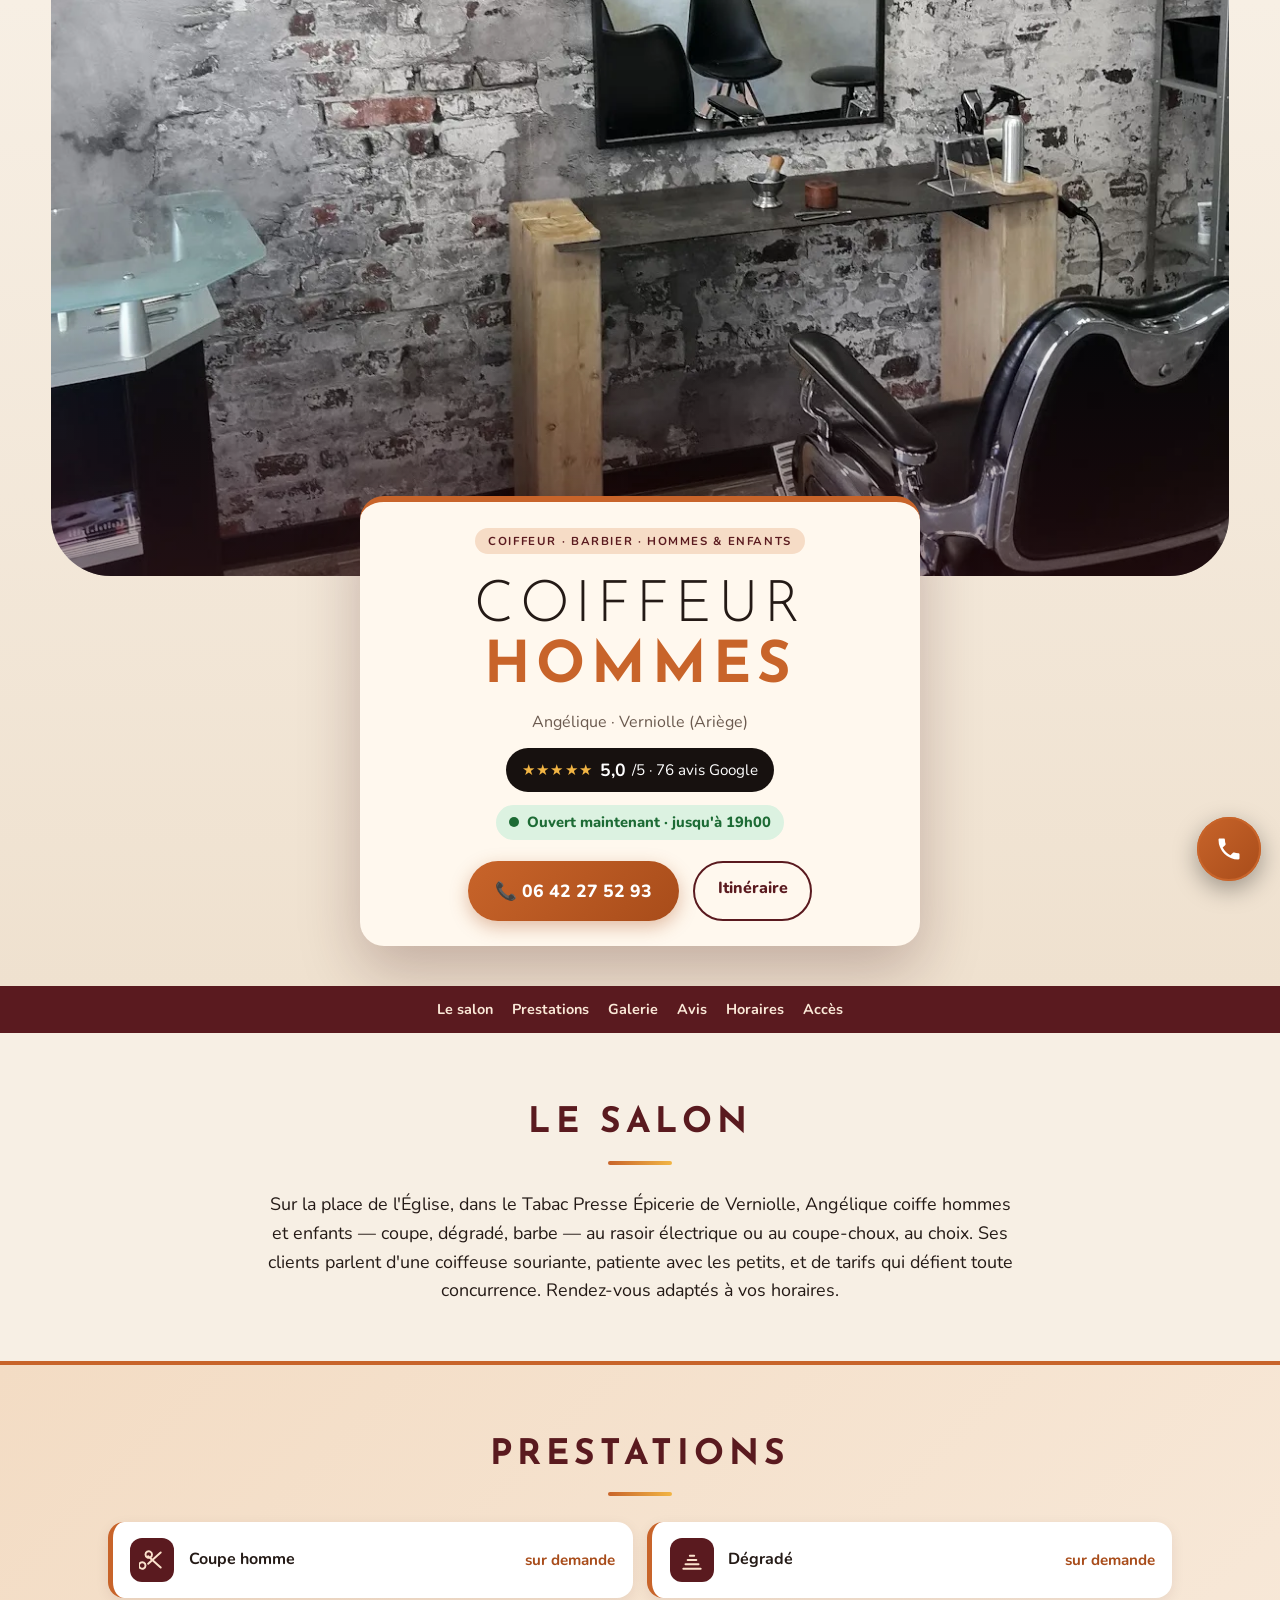
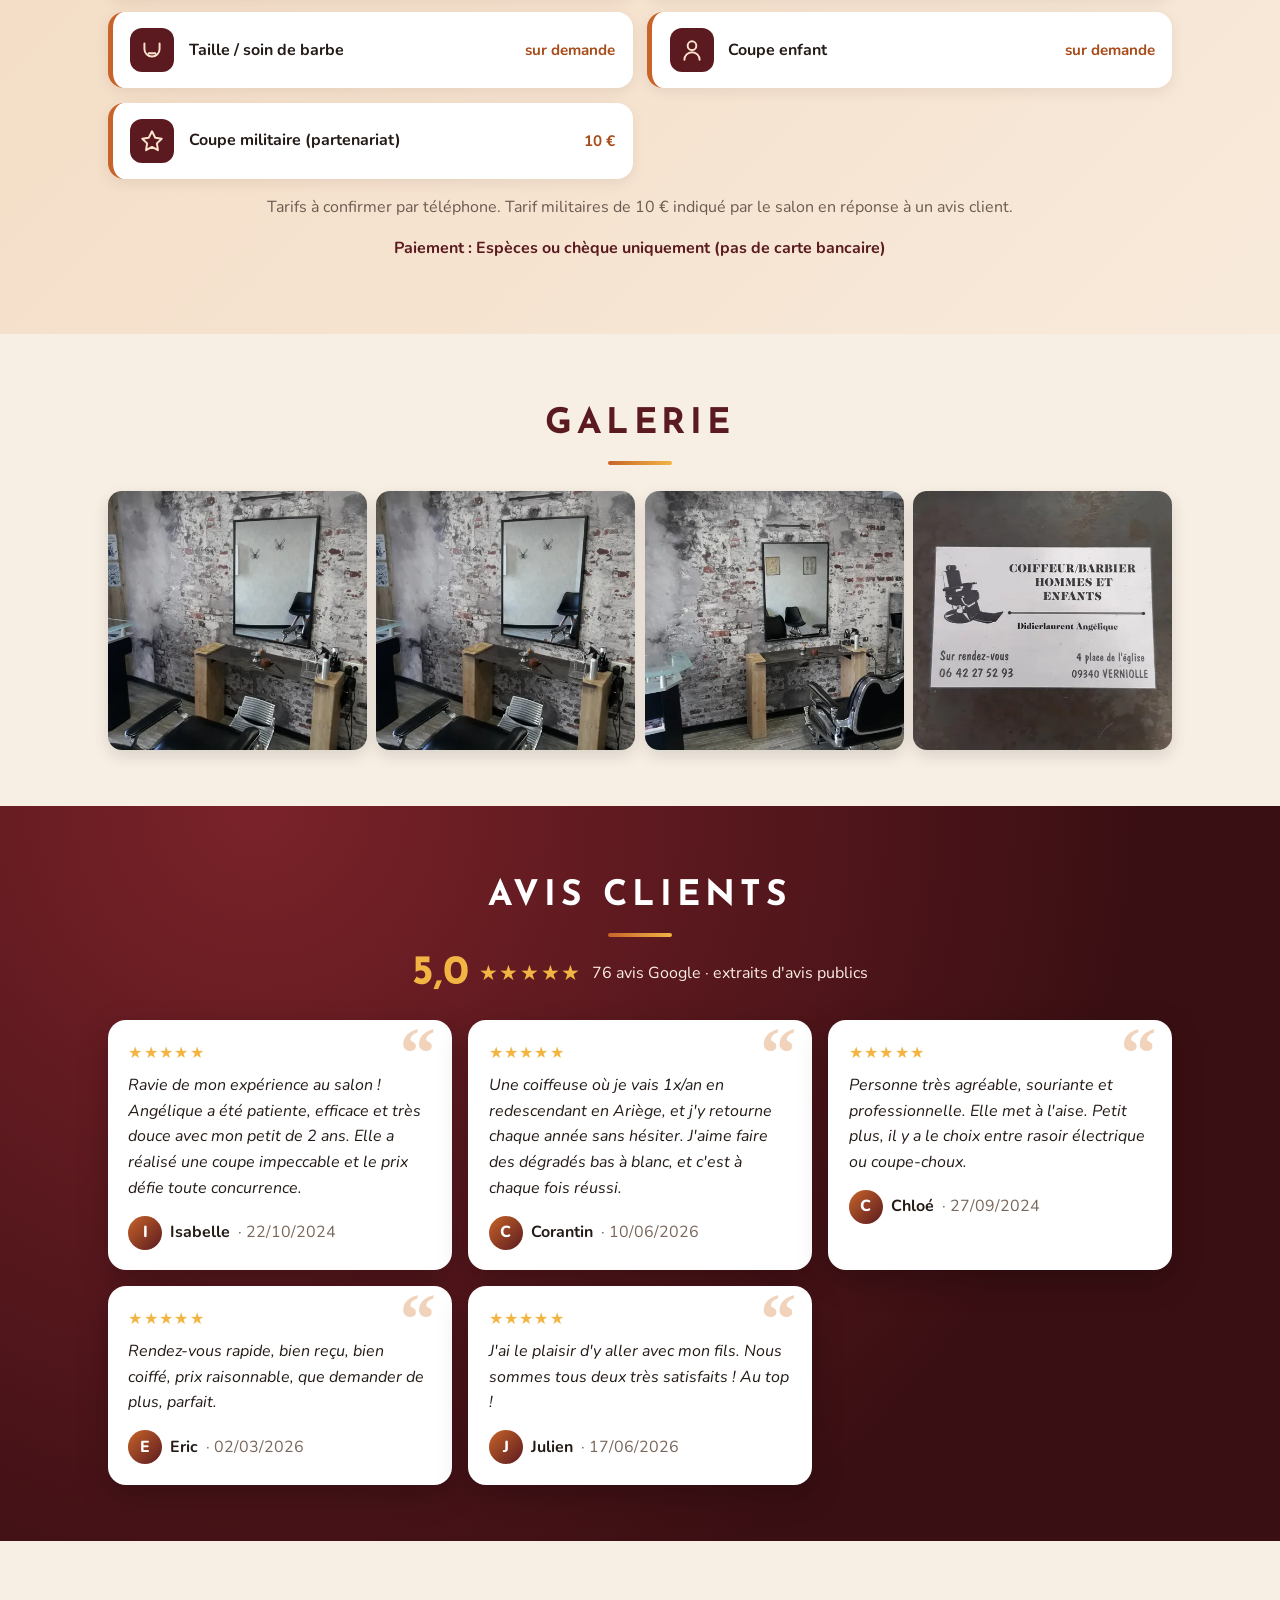
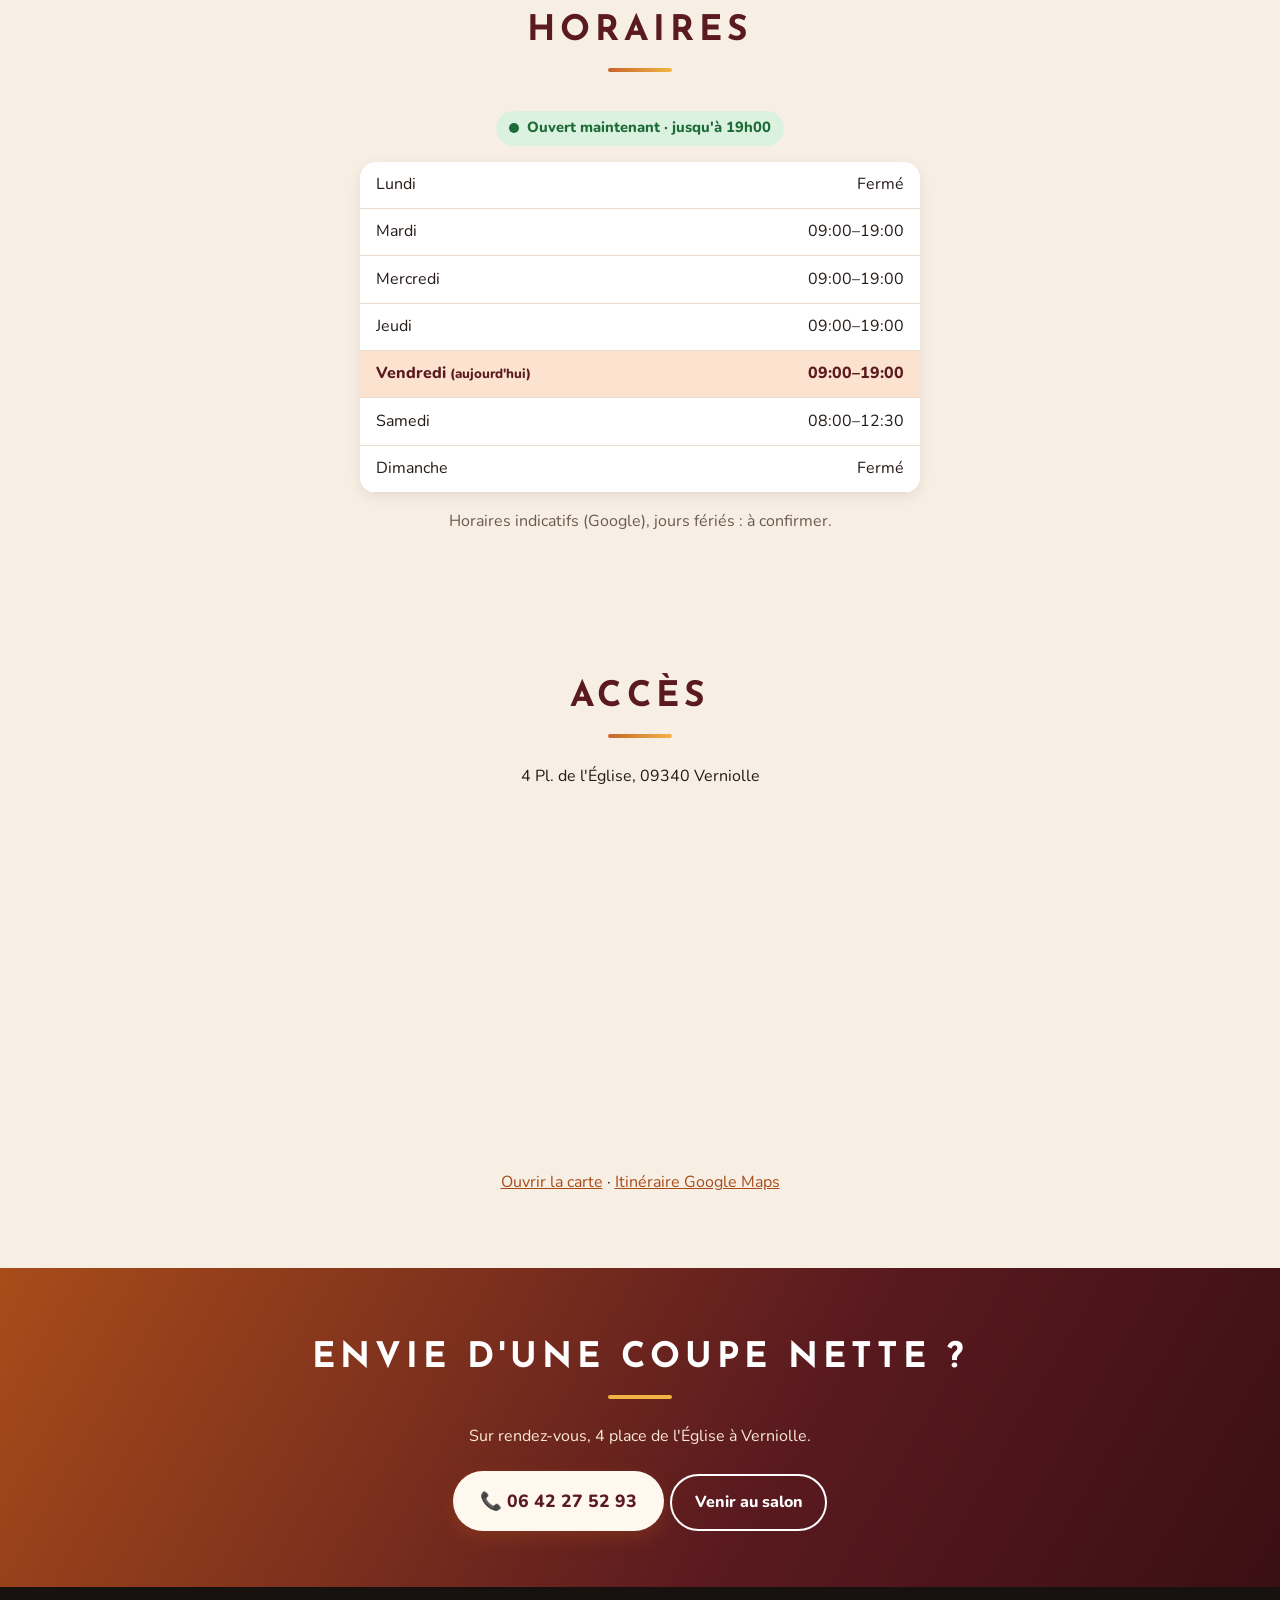
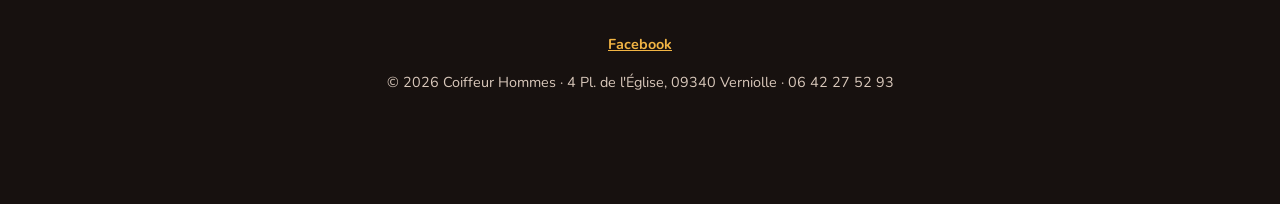
<file: index.html>
<!doctype html><html lang="fr"><head><meta charset="utf-8"><meta name="viewport" content="width=device-width,initial-scale=1"><meta name="theme-color" content="#5a1a1f">
<title>Coiffeur Hommes – Verniolle</title><meta name="description" content="Coiffeur Hommes, Angélique · Verniolle (Ariège). 4 Pl. de l'Église, 09340 Verniolle. Tél. 06 42 27 52 93.">
<link rel="preconnect" href="https://fonts.googleapis.com"><link href="https://fonts.googleapis.com/css2?family=Josefin+Sans:wght@300;600;700&family=Nunito:wght@400;700;800&display=swap" rel="stylesheet">
<link rel="stylesheet" href="assets/style.css?v=viv1"></head><body>
<header class="hero" id="top"><div class="bgimg"></div><div class="inner"><span class="kicker">Coiffeur · Barbier · Hommes &amp; enfants</span><h1 id="h-name"></h1><p class="tag" id="h-tag"></p>
<a class="badge" id="h-rating" href="#reviews"></a><p class="open" id="h-open" hidden></p>
<div class="ctas"><a class="btn big" id="h-call" href="#">Appeler</a><a class="btn ghost" id="h-dir" href="#" target="_blank" rel="noopener">Itinéraire</a><a class="btn ghost" id="h-book" href="#" target="_blank" rel="noopener">Réserver en ligne</a></div></div></header>
<nav aria-label="Sections"><a href="#about">Le salon</a><a href="#services">Prestations</a><a href="#gallery">Galerie</a><a href="#reviews">Avis</a><a href="#hours">Horaires</a><a href="#map">Accès</a></nav>
<section id="about" class="rv"><h2>Le salon</h2><p id="about-t" class="lead"></p></section>
<div class="band"><section id="services" class="rv"><h2>Prestations</h2><div class="services" id="svc"></div><p class="mut" id="svc-note"></p><p class="pay" id="pay"></p></section></div>
<section id="gallery" class="rv"><h2>Galerie</h2><div class="gallery" id="gal"></div></section>
<div class="band dark"><section id="reviews" class="rv"><h2>Avis clients</h2><p class="sum" id="rev-sum"></p><div class="revs" id="revs"></div></section></div>
<section id="hours" class="rv"><h2>Horaires</h2><p class="open" id="o-open" hidden></p><table id="hrs"></table><p class="mut">Horaires indicatifs (Google), jours fériés : à confirmer.</p></section>
<section id="map" class="rv"><h2>Accès</h2><p id="addr"></p><iframe loading="lazy" id="osm" title="Carte"></iframe><p><a id="osml" target="_blank" rel="noopener">Ouvrir la carte</a> · <a id="gmaps" target="_blank" rel="noopener">Itinéraire Google Maps</a></p></section>
<div class="cta-band"><div class="rv"><h2>Envie d'une coupe nette&nbsp;?</h2><p>Sur rendez-vous, 4 place de l'Église à Verniolle.</p><a class="btn big light" id="c-call" href="#">Appeler</a><a class="btn ghost" id="c-dir" href="#" target="_blank" rel="noopener">Venir au salon</a></div></div>
<footer><p class="soc" id="soc"></p><p id="foot"></p></footer>
<a class="callfab" id="fab" href="#" aria-label="Appeler le salon"><svg viewBox="0 0 24 24" aria-hidden="true"><path d="M6.6 10.8a15 15 0 006.6 6.6l2.2-2.2c.3-.3.7-.4 1-.2 1.1.4 2.3.6 3.6.6.6 0 1 .4 1 1V20c0 .6-.4 1-1 1A17 17 0 013 4c0-.6.4-1 1-1h3.5c.6 0 1 .4 1 1 0 1.3.2 2.5.6 3.6.1.3 0 .7-.2 1z"/></svg></a>
<a class="callbar" id="bar" href="#"><svg viewBox="0 0 24 24" aria-hidden="true"><path d="M6.6 10.8a15 15 0 006.6 6.6l2.2-2.2c.3-.3.7-.4 1-.2 1.1.4 2.3.6 3.6.6.6 0 1 .4 1 1V20c0 .6-.4 1-1 1A17 17 0 013 4c0-.6.4-1 1-1h3.5c.6 0 1 .4 1 1 0 1.3.2 2.5.6 3.6.1.3 0 .7-.2 1z"/></svg><span id="bar-t">Appeler</span></a>
<div id="lb" role="dialog" aria-label="Photo agrandie"><button class="x" aria-label="Fermer">×</button><button class="p" aria-label="Précédente">‹</button><img alt=""><button class="n" aria-label="Suivante">›</button></div>
<script src="assets/app.js?v=viv1"></script></body></html>
</file>
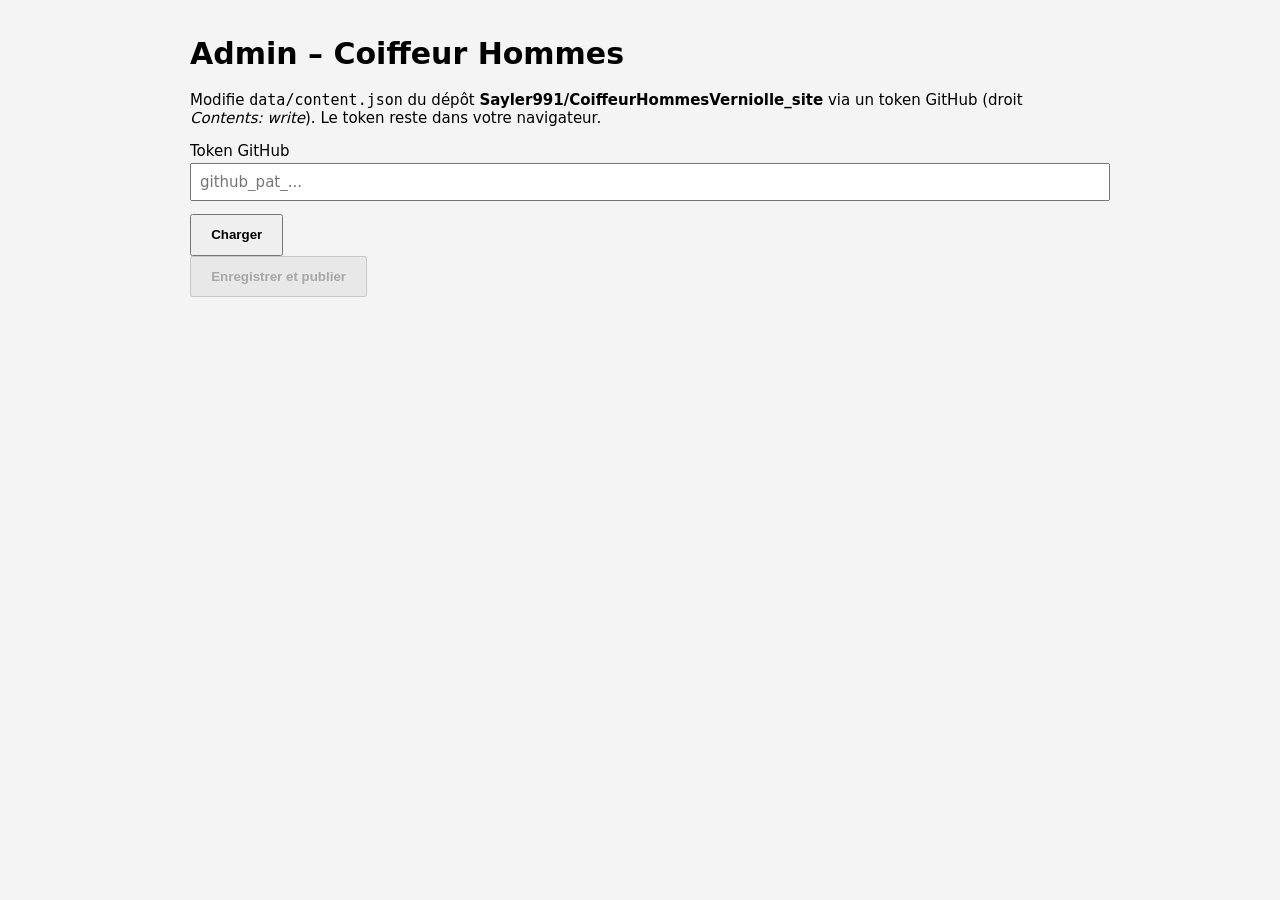
<file: admin/index.html>
<!doctype html><html lang="fr"><head><meta charset="utf-8"><meta name="viewport" content="width=device-width,initial-scale=1"><title>Admin – Coiffeur Hommes</title><meta name="robots" content="noindex">
<style>body{font:15px system-ui;max-width:900px;margin:auto;padding:1rem;background:#f4f4f4}input,textarea{width:100%;padding:.5rem;font:inherit;margin:.2rem 0 .8rem}textarea{min-height:60px}fieldset{background:#fff;border:1px solid #ddd;margin:.6rem 0}button{padding:.7rem 1.2rem;font-weight:700;cursor:pointer}#st{font-weight:700}</style></head><body>
<h1>Admin – Coiffeur Hommes</h1><p>Modifie <code>data/content.json</code> du dépôt <b>Sayler991/CoiffeurHommesVerniolle_site</b> via un token GitHub (droit <i>Contents: write</i>). Le token reste dans votre navigateur.</p>
<label>Token GitHub<input id="tk" type="password" placeholder="github_pat_..."></label><button id="ld">Charger</button>
<div id="f"></div><button id="sv" disabled>Enregistrer et publier</button> <span id="st"></span>
<script>const O='Sayler991',R='CoiffeurHommesVerniolle_site',P='data/content.json',A=`https://api.github.com/repos/${O}/${R}/contents/${P}`;let sha,data;
tk.value=localStorage.ghtk||'';const H=()=>({Authorization:'token '+tk.value,Accept:'application/vnd.github+json'});
const b64d=s=>decodeURIComponent(escape(atob(s.replace(/\n/g,'')))),b64e=s=>btoa(unescape(encodeURIComponent(s)));
function field(path,v){if(Array.isArray(v)||typeof v=='object'&&v)return `<fieldset><legend>${path}</legend>`+Object.keys(v).map(k=>field(path+'.'+k,v[k])).join('')+(Array.isArray(v)?`<button type=button onclick="addItem('${path}')">+ ajouter</button> <button type=button onclick="delItem('${path}')">− retirer dernier</button>`:'')+'</fieldset>';
 const t=String(v);return `<label>${path}<textarea data-p="${path}">${t.replace(/</g,'&lt;')}</textarea></label>`}
function render(){f.innerHTML=field('data',data);sv.disabled=false}
function get(p){return p.split('.').slice(1).reduce((o,k)=>o[k],data)}
function collect(){document.querySelectorAll('[data-p]').forEach(t=>{const ks=t.dataset.p.split('.').slice(1),last=ks.pop(),o=ks.reduce((o,k)=>o[k],data);o[last]=typeof o[last]=='number'?+t.value:t.value})}
function addItem(p){collect();const a=get(p);a.push(JSON.parse(JSON.stringify(a[a.length-1]||'')));render()}function delItem(p){collect();get(p).pop();render()}
ld.onclick=async()=>{localStorage.ghtk=tk.value;st.textContent='Chargement…';const r=await fetch(A+'?t='+Date.now(),{headers:H()});if(!r.ok){st.textContent='Erreur '+r.status;return}const j=await r.json();sha=j.sha;data=JSON.parse(b64d(j.content));render();st.textContent='Chargé'};
sv.onclick=async()=>{collect();st.textContent='Publication…';const r=await fetch(A,{method:'PUT',headers:H(),body:JSON.stringify({message:'Mise à jour du contenu via admin',content:b64e(JSON.stringify(data,null,1)),sha})});const j=await r.json();if(r.ok){sha=j.content.sha;st.textContent='✔ Publié (en ligne sous 1–2 min)'}else st.textContent='Erreur : '+(j.message||r.status)};
</script></body></html>
</file>
<file: assets/style.css>
:root{--fh:'Josefin Sans',sans-serif;--fb:'Nunito',sans-serif;--bg:#f7efe4;--bg2:#efe1cf;--fg:#241a16;--mut:#6b5a4f;--acc:#c8642a;--acc-d:#a84c1a;--bord:#5a1a1f;--bord2:#3a0f13;--cream:#fff8ee;--ink:#17110f;--card:#fff;--gold:#f2b544}
*{box-sizing:border-box}html{scroll-behavior:smooth}body{margin:0;background:var(--bg);color:var(--fg);font:16px/1.6 var(--fb)}
h1,h2,h3{font-family:var(--fh);margin:.2em 0}a{color:var(--acc-d)}img{max-width:100%;display:block}
.hero{position:relative;display:flex;flex-direction:column;background:linear-gradient(180deg,var(--bg) 0,var(--bg2) 100%);color:var(--fg);padding-bottom:2.5rem}
.hero .bgimg{position:relative;height:56vh;background:var(--heroimg) 62% 60%/cover;border-radius:0 0 40px 40px}
.hero .bgimg::after{content:"";position:absolute;inset:0;border-radius:inherit;background:linear-gradient(180deg,rgba(58,15,19,0) 55%,rgba(58,15,19,.45))}
.hero .inner{margin:-80px auto 0;background:var(--cream);border-radius:24px;box-shadow:0 24px 60px rgba(58,15,19,.25);padding:1.6rem 1.4rem;text-align:center;max-width:560px;width:calc(100% - 2rem);position:relative;border-top:6px solid var(--acc)}
.kicker{display:inline-block;font:700 .72rem/1 var(--fb);letter-spacing:.14em;text-transform:uppercase;color:var(--bord);background:#f6dcc6;padding:.45rem .8rem;border-radius:30px}
.hero h1{text-transform:uppercase;letter-spacing:.1em;font-weight:300;font-size:clamp(2rem,9vw,3.6rem);line-height:1.05;margin-top:.4em}.hero h1 b{font-weight:700;color:var(--acc)}
.tag{color:var(--mut);margin:.2rem 0 .8rem}
.badge{display:inline-flex;align-items:center;gap:.4rem;background:var(--ink);color:#fff;text-decoration:none;padding:.5rem 1rem;border-radius:40px;font-size:.95rem}.badge b{font-size:1.1rem}.st{color:var(--gold);letter-spacing:.08em}
.open{display:inline-flex;align-items:center;gap:.5rem;font-weight:800;margin:.8rem 0 0;padding:.35rem .8rem;border-radius:30px;font-size:.92rem}.open i{width:10px;height:10px;border-radius:50%;background:currentColor;box-shadow:0 0 0 0 currentColor}
.open.on{color:#1d6b35;background:#dcf2e1}.open.on i{animation:pulse 2s infinite}.open.off{color:var(--bord);background:#f6dcdc}
@keyframes pulse{0%{box-shadow:0 0 0 0 rgba(29,107,53,.5)}70%{box-shadow:0 0 0 8px rgba(29,107,53,0)}100%{box-shadow:0 0 0 0 rgba(29,107,53,0)}}
.ctas{margin-top:1rem;display:flex;flex-wrap:wrap;justify-content:center;gap:.5rem}
.btn{display:inline-block;padding:.85rem 1.4rem;font-weight:800;text-decoration:none;border-radius:40px;background:linear-gradient(135deg,var(--acc),var(--acc-d));color:#fff;box-shadow:0 6px 18px rgba(168,76,26,.35);transition:transform .2s,box-shadow .2s;margin:.3rem .2rem 0}
.btn:hover,.btn:focus-visible{transform:translateY(-2px);box-shadow:0 10px 24px rgba(168,76,26,.45)}.btn:active{transform:translateY(0)}
.btn.big{font-size:1.1rem;padding:1rem 1.7rem}.btn.ghost{background:transparent;border:2px solid var(--bord);color:var(--bord);box-shadow:none}
.btn.light{background:var(--cream);color:var(--bord)}.cta-band .btn.ghost{border-color:#fff;color:#fff}
a:focus-visible,button:focus-visible{outline:3px solid var(--gold);outline-offset:2px}
nav{position:sticky;top:0;z-index:20;display:flex;gap:1.2rem;overflow-x:auto;padding:.75rem 1rem;background:var(--bord);font-weight:700;font-size:.9rem;white-space:nowrap;justify-content:safe center}nav a{text-decoration:none;color:#fbe9d8}nav a:hover{color:var(--gold)}
section{padding:3.5rem 1.1rem;max-width:1100px;margin:auto}.mut{color:var(--mut)}
h2{font-weight:700;text-transform:uppercase;letter-spacing:.14em;text-align:center;font-size:clamp(1.5rem,5vw,2.2rem);color:var(--bord)}
h2::after{content:"";display:block;width:64px;height:4px;margin:.5rem auto 1.6rem;border-radius:4px;background:linear-gradient(90deg,var(--acc),var(--gold))}
.lead{font-size:1.12rem;max-width:760px;margin:auto;text-align:center}
.band{background:linear-gradient(135deg,#f3dcc4,#f8eadb);border-top:4px solid var(--acc)}
.band.dark{background:radial-gradient(circle at 20% 0,#7a2229,var(--bord2) 70%);color:#fbeee2;border-top:0}.band.dark h2{color:#fff}.band.dark .mut{color:#e3c9b8}
.services{display:grid;gap:.9rem}.svc{display:grid;grid-template-columns:44px 1fr auto;align-items:center;gap:.9rem;padding:1rem 1.1rem;background:var(--card);border-radius:16px;box-shadow:0 4px 14px rgba(58,15,19,.08);border-left:5px solid var(--acc);transition:transform .25s,box-shadow .25s}
.svc:hover{transform:translateY(-3px);box-shadow:0 12px 26px rgba(58,15,19,.16)}.svc svg{width:44px;height:44px;padding:9px;border-radius:12px;background:var(--bord);fill:none;stroke:#fbe2cc;stroke-width:1.8;stroke-linecap:round;stroke-linejoin:round}
.svc span{font-weight:700}.svc b{white-space:nowrap;color:var(--acc-d);font-size:.95rem}.pay{font-weight:700;color:var(--bord);text-align:center;margin-top:1rem}#svc-note{text-align:center}
.gallery{display:grid;grid-template-columns:repeat(2,1fr);gap:.6rem}.gi{padding:0;border:0;background:none;cursor:zoom-in;overflow:hidden;border-radius:14px;box-shadow:0 6px 16px rgba(0,0,0,.12)}
.gallery img{width:100%;aspect-ratio:1;object-fit:cover;transition:transform .5s}.gi:hover img,.gi:focus-visible img{transform:scale(1.08)}
.sum{display:flex;flex-wrap:wrap;align-items:center;justify-content:center;gap:.6rem;margin:-.6rem 0 1.6rem}.sum .big{font:700 2.6rem/1 var(--fh);color:var(--gold)}.sum .st{font-size:1.3rem}
.revs{display:grid;gap:1rem}.card{margin:0;background:#fff;color:var(--fg);padding:1.3rem;border-radius:18px;position:relative;box-shadow:0 10px 30px rgba(0,0,0,.25);transition:transform .25s}.card:hover{transform:translateY(-4px) rotate(-.3deg)}
.card::before{content:"\201C";position:absolute;top:-.2rem;right:1rem;font:700 4.5rem/1 Georgia,serif;color:#f1d3bb}
.card blockquote{margin:.4rem 0 0;font-style:italic;position:relative}.card figcaption{margin-top:.9rem;font-weight:700;display:flex;align-items:center;gap:.5rem}
.av{width:34px;height:34px;border-radius:50%;display:grid;place-items:center;background:linear-gradient(135deg,var(--acc),var(--bord));color:#fff;font-weight:800}
.card .mut{color:var(--mut);font-weight:400}
#hours{text-align:center}table{width:100%;max-width:560px;margin:1rem auto;border-collapse:collapse;background:#fff;border-radius:16px;overflow:hidden;box-shadow:0 4px 14px rgba(58,15,19,.08);text-align:left}
td{padding:.65rem 1rem;border-bottom:1px solid #eadccd}td:last-child{text-align:right}tr.today{font-weight:800;background:#fbe3cf;color:var(--bord)}
iframe{width:100%;height:340px;border:0;border-radius:16px}#map{text-align:center}
.cta-band{background:linear-gradient(120deg,var(--acc-d),var(--bord) 60%,var(--bord2));color:#fff;text-align:center;padding:3.5rem 1.2rem}.cta-band h2{color:#fff}.cta-band h2::after{background:var(--gold)}.cta-band p{color:#fbe9d8;margin:0 0 1rem}
#lb{position:fixed;inset:0;background:rgba(0,0,0,.92);display:none;align-items:center;justify-content:center;z-index:99}#lb.on{display:flex}#lb img{max-height:90vh;max-width:94vw}
#lb button{position:absolute;background:none;border:0;color:#fff;font-size:2.4rem;cursor:pointer;padding:1rem}#lb .x{top:0;right:0}#lb .p{left:0}#lb .n{right:0}
.callfab{position:fixed;right:1.2rem;bottom:1.2rem;z-index:30;width:64px;height:64px;border-radius:50%;display:flex;align-items:center;justify-content:center;background:linear-gradient(135deg,var(--acc),var(--acc-d));box-shadow:0 8px 24px rgba(0,0,0,.35);transition:transform .2s}
.callfab:hover{transform:scale(1.08)}.callfab svg,.callbar svg{width:28px;height:28px;fill:#fff}.callfab::after{content:"";position:absolute;inset:0;border-radius:50%;border:2px solid var(--acc);animation:ring 2.4s infinite}
@keyframes ring{0%{transform:scale(1);opacity:.8}100%{transform:scale(1.5);opacity:0}}
.callbar{display:none}
footer{padding:2rem 1rem 6rem;text-align:center;background:var(--ink);color:#d9c8bb;font-size:.9rem}footer a{color:var(--gold)}.soc a{margin:0 .5rem;font-weight:700}
@media(max-width:699px){.callfab{display:none}.callbar{display:flex;position:fixed;left:0;right:0;bottom:0;z-index:30;align-items:center;justify-content:center;gap:.6rem;padding:.95rem 1rem calc(.95rem + env(safe-area-inset-bottom));background:linear-gradient(90deg,var(--acc-d),var(--bord));color:#fff;font-weight:800;font-size:1.05rem;text-decoration:none;box-shadow:0 -6px 20px rgba(0,0,0,.25);transform:translateY(110%);transition:transform .3s}.past .callbar{transform:none}.callbar svg{width:22px;height:22px}}
@media(min-width:800px){.gallery{grid-template-columns:repeat(4,1fr)}.services{grid-template-columns:1fr 1fr}.revs{grid-template-columns:repeat(3,1fr)}}
@media(min-width:900px){.hero .bgimg{height:64vh;margin:0 4vw;border-radius:0 0 60px 60px}}
.anim .rv,.anim .svc,.anim .card,.anim .gi{opacity:0;transform:translateY(22px);transition:opacity .6s ease,transform .6s ease}.anim .in{opacity:1;transform:none}
.anim .svc.in:hover{transform:translateY(-3px)}.anim .card.in:hover{transform:translateY(-4px) rotate(-.3deg)}
@media(prefers-reduced-motion:reduce){html{scroll-behavior:auto}*,*::before,*::after{animation:none!important;transition:none!important}}
.band.dark .card .mut{color:#7a675b}
</file>
